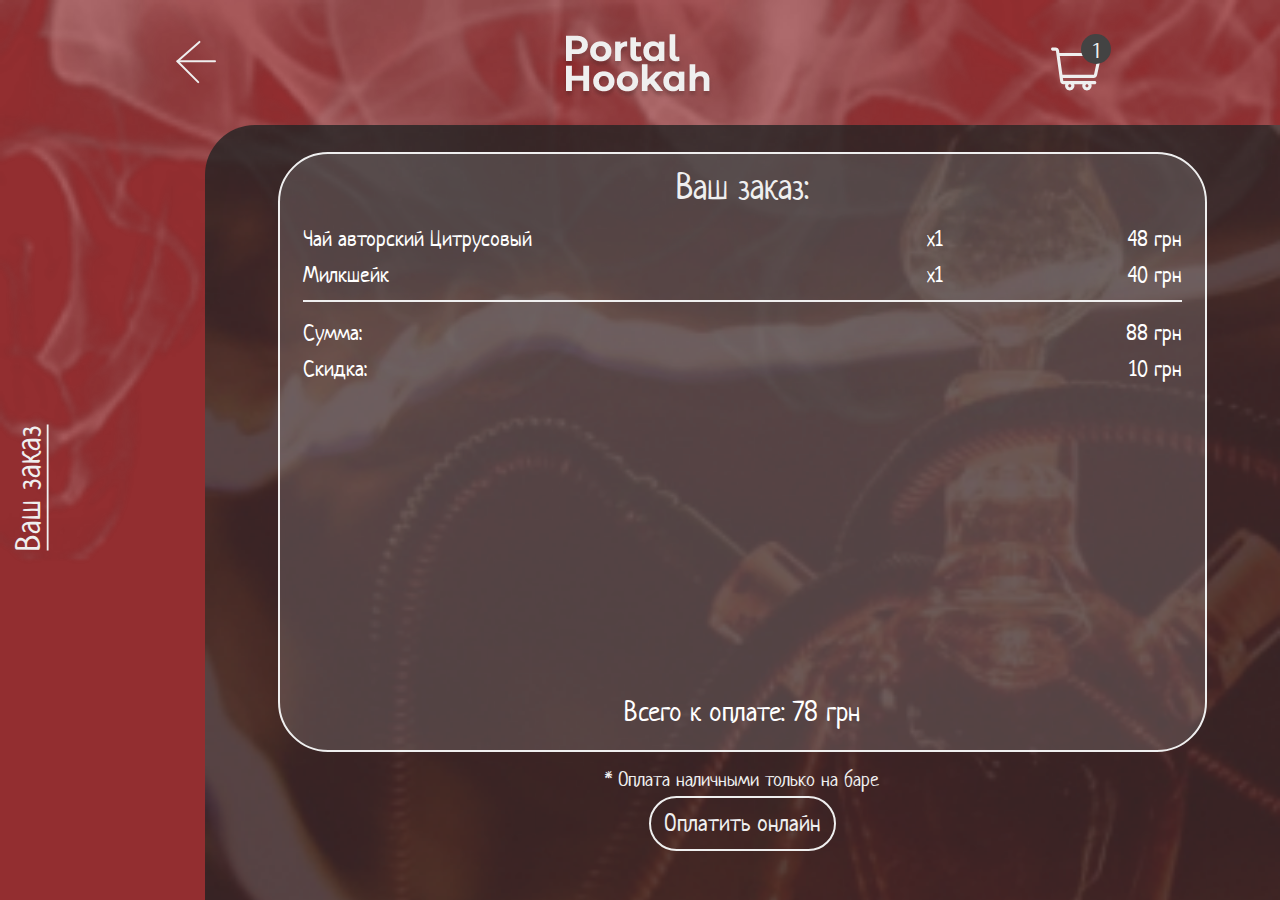
<file: cart.html>
<!DOCTYPE html>
<html lang="ru">
<head>
    <meta charset="UTF-8">
    <meta name="viewport" content="width=device-width, initial-scale=1.0">
    <title>Portal Hookah</title>
    <link rel="stylesheet" href="./style.css">
</head>
<body>
    <header class="main-header">
        <div class="main-header__manage">
            <a href="./index.html" class="main__link-back"></a>
            <a href="./index.html"><img src="./images/logo.png" alt="логотип" class="logo"></a>
            <a href="./cart.html" class="cart"><div class="cart__count">1</div></a>
        </div>
        <nav class="main-nav">
            <a href="#" class="main-nav__link main-nav__link--active">Ваш заказ</a>
        </nav>
        <main class="main-content">
            <div class="cart-list">
                <h3 class="cart__name">Ваш заказ:</h3>
                <div class="cart__item">
                    <div class="cart__title">Чай авторский Цитрусовый</div>
                    <div class="cart__value">x1</div>
                    <div class="cart__price">48 грн</div>
                </div>
                <div class="cart__item">
                    <div class="cart__title">Милкшейк</div>
                    <div class="cart__value">x1</div>
                    <div class="cart__price">40 грн</div>
                </div>
                <div class="cart__item">
                    <div class="cart__title">Сумма:</div>
                    <div class="cart__price">88 грн</div>
                </div>
                <div class="cart__item">
                    <div class="cart__title">Скидка:</div>
                    <div class="cart__price">10 грн</div>
                </div>
                <div class="cart__result">Всего к оплате: <span>78</span> грн</div>
            </div>
            <p class="cart__warn">* Оплата наличными только на баре</p>
            <button class="cart__submit"> Оплатить онлайн</button>
        </main>
    </header>
</body>
</html>
</file>
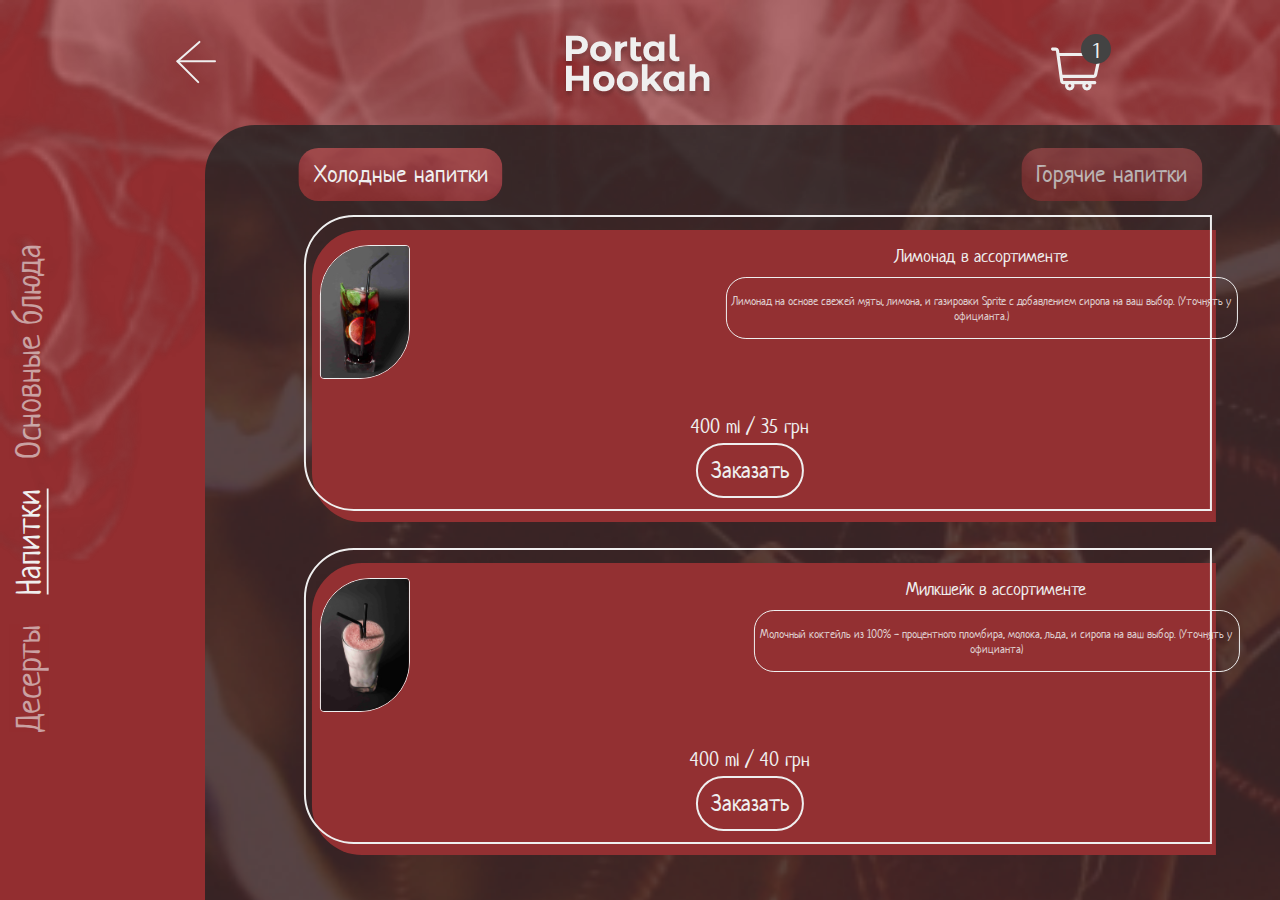
<file: cold-drinks.html>
<!DOCTYPE html>
<html lang="ru">
<head>
    <meta charset="UTF-8">
    <meta name="viewport" content="width=device-width, initial-scale=1.0">
    <title>Portal Hookah</title>
    <link rel="stylesheet" href="./style.css">
    <link rel="stylesheet" href="./modal-order.css">
</head>
<body>
    <header class="main-header">
        <div class="main-header__manage">
            <a href="./drinks.html" class="main__link-back"></a>
            <a href="./index.html"><img src="./images/logo.png" alt="логотип" class="logo"></a>
            <a href="./cart.html" class="cart"><div class="cart__count">1</div></a>
        </div>
        <nav class="main-nav">
            <a href="./dishes.html" class="main-nav__link">Основные блюда</a>
            <a href="#" class="main-nav__link main-nav__link--active">Напитки</a>
            <a href="./desserts.html" class="main-nav__link">Десерты</a>
        </nav>
        <main class="main-content">
            <div class="product-props">
                <a href="./cold-drinks.html" class="product-type product-type--current">Холодные напитки</a>
                <a href="./hot-drinks.html" class="product-type">Горячие напитки</a>
            </div>
            <div class="cards cards-cold-drinks">
                <div class="card">
                    <div class="card__info">
                        <img src="./images/cold-tea-1.png" alt="Лимонад в ассортименте" class="card__image">
                        <div class="card__info-cont">
                            <h2 class="card__title">Лимонад в ассортименте</h2>
                            <p class="card__description">Лимонад на основе свежей мяты, лимона, и газировки Sprite с добавлением сиропа на ваш выбор. (Уточнять у официанта.)</p>
                        </div>
                    </div>
                    <div class="card__price">400 ml / <span>35 грн</span></div>
                    <button class="card__submit" type="button">Заказать</button>
                </div>
                <div class="card">
                    <div class="card__info">
                        <img src="./images/cold-tea-2.png" alt="Милкшейк в ассортименте" class="card__image">
                        <div class="card__info-cont">
                            <h2 class="card__title">Милкшейк в ассортименте</h2>
                            <p class="card__description">Молочный коктейль из 100% - процентного пломбира, молока, льда, и сиропа на ваш выбор. (Уточнять у официанта)</p>
                        </div>
                    </div>
                    <div class="card__price">400 ml / <span>40 грн</span></div>
                    <button class="card__submit" type="button">Заказать</button>
                </div>
            </div>
        </main>
    </header>
    <div class="modal-cont">
        <div class="modal order">
            <p class="order__name">Ваш заказ:</p>
            <h3 class="order__title">Чай авторский “Цитрусовый”</h3>
            <img class="order__image" src="./images/hot-tea-2.png" alt="картинка товара">
            <div class="count">
                <div class="count__decrement"></div>
                <div class="count__current" id="items">1</div>
                <div class="count__increment"></div>
            </div>
            <div class="order__addons">
                <div class="order__comment-add">
                    <div class="order__comment" type="text" name="" id="">Добавить комментарий</div>
                </div>
                <textarea name="" id="comment" cols="30" rows="1" class="order__comment order__comment-area" placeholder="Добавить комментарий"></textarea>
                <div class="ice">
                    <div class="ice__name">Добавить льда</div>
                    <div class="count count--dark">
                        <div class="count__decrement"></div>
                        <div class="count__current">1</div>
                        <div class="count__increment"></div>
                    </div>
                </div>
                <div class="order__price">Цена: 48 грн</div>
                <button class="card__submit--order" type="submit">Подтвердить</button>
            </div>
        </div>
    </div>
    <div class="modal-cont modal-cont--response">
        <div class="modal modal--response modal--message">
            <button class="modal__close"></button>
            <div class="modal__text">Ваш заказ был успешно оформлен!</div>
        </div>
    </div>
<script src="./product.js" defer></script>
</body>
</html>
</file>
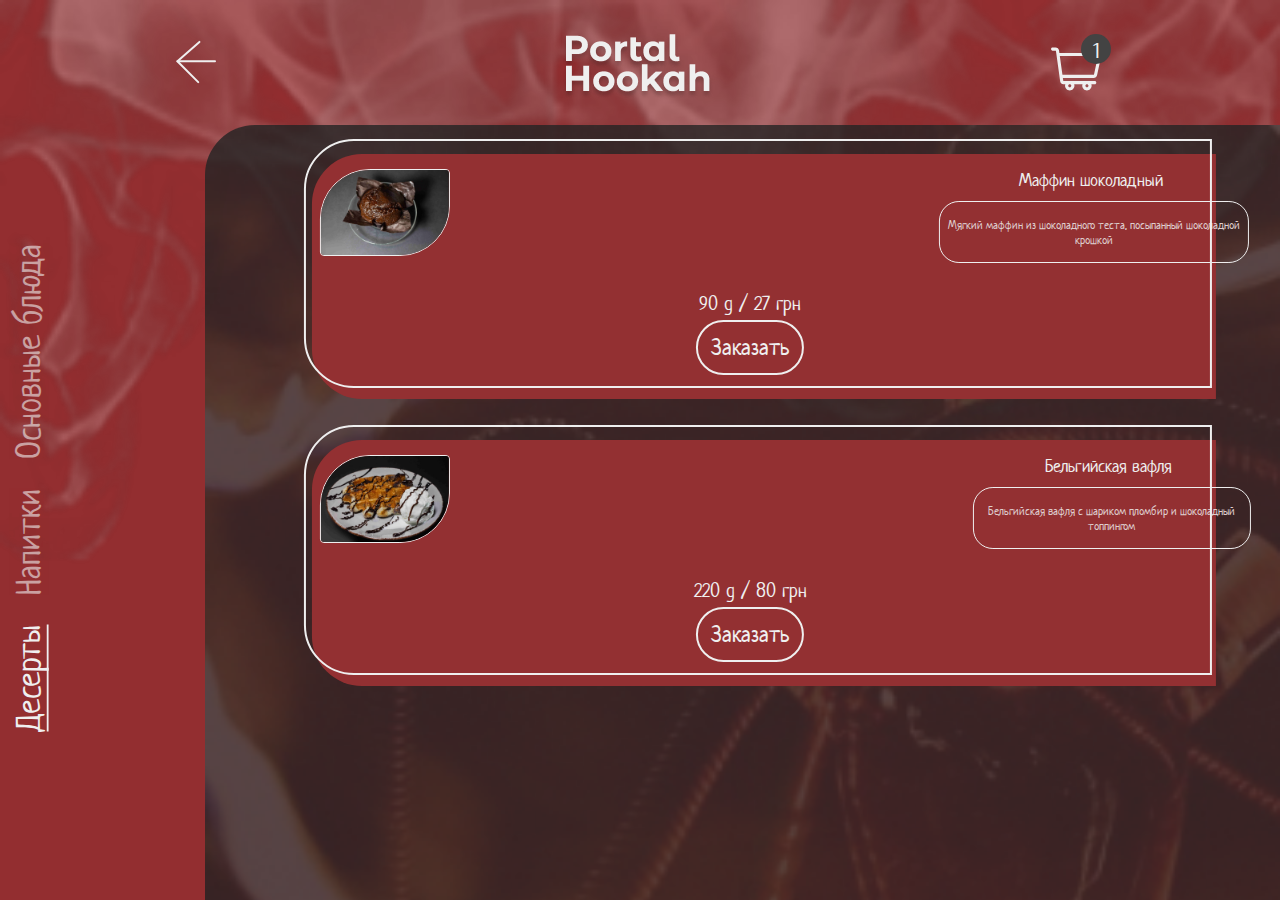
<file: desserts.html>
<!DOCTYPE html>
<html lang="ru">
<head>
    <meta charset="UTF-8">
    <meta name="viewport" content="width=device-width, initial-scale=1.0">
    <title>Portal Hookah</title>
    <link rel="stylesheet" href="./style.css">
    <link rel="stylesheet" href="./modal-order.css">
</head>
<body>
    <header class="main-header">
        <div class="main-header__manage">
            <a href="./menu.html" class="main__link-back"></a>
            <a href="./index.html"><img src="./images/logo.png" alt="логотип" class="logo"></a>
            <a href="./cart.html" class="cart"><div class="cart__count">1</div></a>
        </div>
        <nav class="main-nav">
            <a href="./dishes.html" class="main-nav__link">Основные блюда</a>
            <a href="./cold-drinks.html" class="main-nav__link">Напитки</a>
            <a href="#" class="main-nav__link main-nav__link--active">Десерты</a>
        </nav>
        <main class="main-content">
            <div class="cards">
                <div class="card">
                    <div class="card__info">
                        <img src="./images/dessert-1.png" alt="Маффин шоколадный" class="card__image">
                        <div class="card__info-cont">
                            <h2 class="card__title">Маффин шоколадный</h2>
                            <p class="card__description">Мягкий маффин из шоколадного теста, посыпанный шоколадной крошкой</p>
                        </div>
                    </div>
                    <div class="card__price">90 g / <span>27 грн</span></div>
                    <button class="card__submit" type="submit">Заказать</button>
                </div>
                <div class="card">
                    <div class="card__info">
                        <img src="./images/dessert-2.png" alt="Бельгийская вафля" class="card__image">
                        <div class="card__info-cont">
                            <h2 class="card__title">Бельгийская вафля</h2>
                            <p class="card__description">Бельгийская вафля с шариком пломбир и шоколадный топпингом</p>
                        </div>
                    </div>
                    <div class="card__price">220 g / <span>80 грн</span></div>
                    <button class="card__submit" type="submit">Заказать</button>
                </div>
            </div>
        </main>
    </header>
    <div class="modal-cont">
        <div class="modal order">
            <p class="order__name">Ваш заказ:</p>
            <h3 class="order__title">Чай авторский “Цитрусовый”</h3>
            <img class="order__image" src="./images/hot-tea-2.png" alt="картинка товара">
            <div class="count">
                <div class="count__decrement"></div>
                <div class="count__current" id="items">1</div>
                <div class="count__increment"></div>
            </div>
            <div class="order__addons order__addons--reverse">
                <button class="card__submit--order" type="submit">Подтвердить</button>
                <textarea name="" id="comment" cols="30" rows="1" class="order__comment order__comment-area" placeholder="Добавить комментарий"></textarea>
                <div class="order__comment-add">
                    <div class="order__comment" type="text" name="" id="">Добавить комментарий</div>
                </div>
                <div class="order__price">Цена: 48 грн</div>
            </div>
        </div>
    </div>
    <div class="modal-cont modal-cont--response">
        <div class="modal modal--response modal--message">
            <button class="modal__close"></button>
            <div class="modal__text">Ваш заказ был успешно оформлен!</div>
        </div>
    </div>
<script src="./product.js" defer></script>
</body>
</html>
</file>
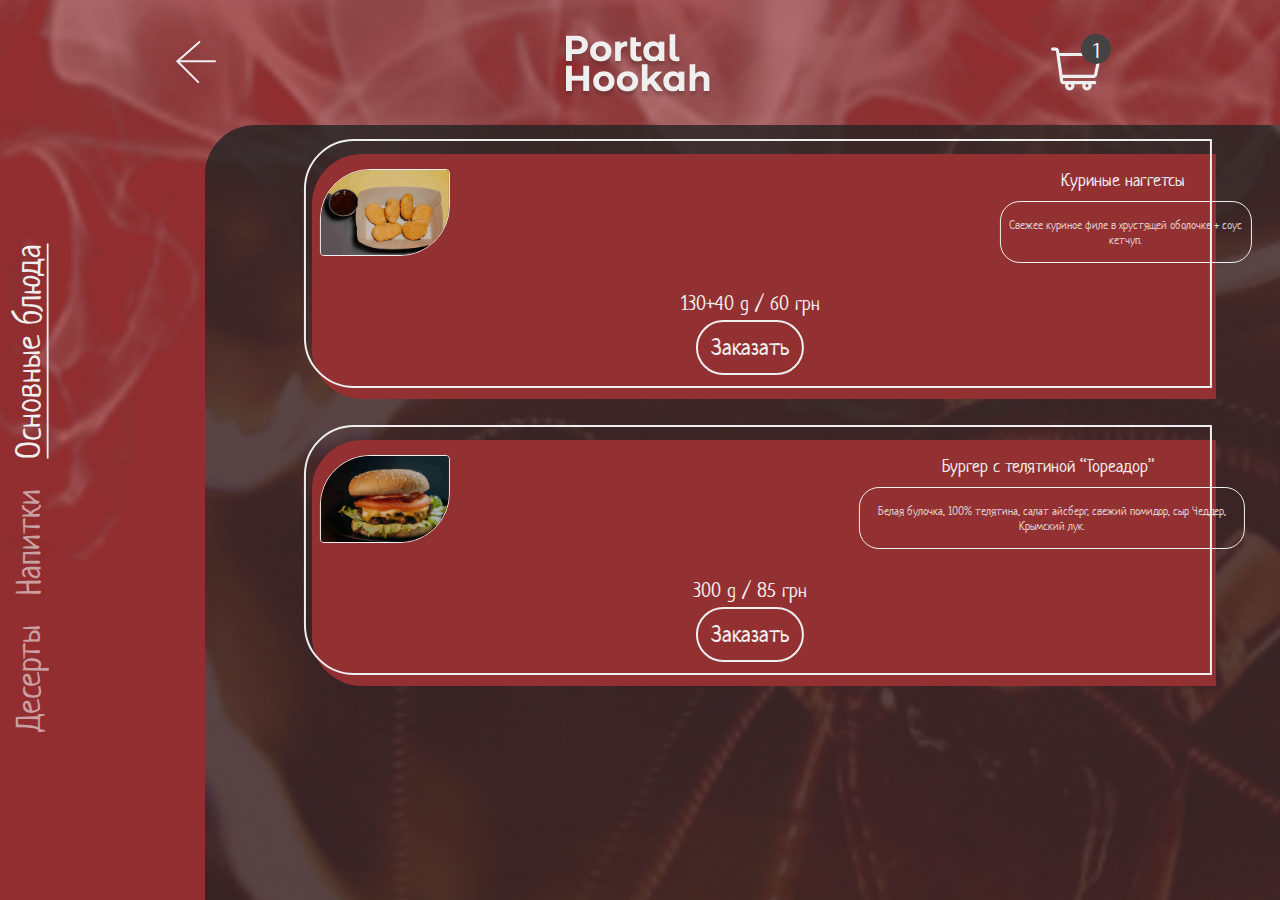
<file: dishes.html>
<!DOCTYPE html>
<html lang="ru">
<head>
    <meta charset="UTF-8">
    <meta name="viewport" content="width=device-width, initial-scale=1.0">
    <title>Portal Hookah</title>
    <link rel="stylesheet" href="./style.css">
    <link rel="stylesheet" href="./modal-order.css">
</head>
<body>
    <header class="main-header">
        <div class="main-header__manage">
            <a href="./menu.html" class="main__link-back"></a>
            <a href="./index.html"><img src="./images/logo.png" alt="логотип" class="logo"></a>
            <a href="./cart.html" class="cart"><div class="cart__count">1</div></a>
        </div>
        <nav class="main-nav">
            <a href="#" class="main-nav__link main-nav__link--active">Основные блюда</a>
            <a href="./cold-drinks.html" class="main-nav__link">Напитки</a>
            <a href="./desserts.html" class="main-nav__link">Десерты</a>
        </nav>
        <main class="main-content">
            <div class="cards">
                <div class="card">
                    <div class="card__info">
                        <img src="./images/dish-1.png" alt="Куриные наггетсы" class="card__image">
                        <div class="card__info-cont">
                            <h2 class="card__title">Куриные наггетсы</h2>
                            <p class="card__description">Свежее куриное филе в хрустящей оболочке + соус кетчуп.</p>
                        </div>
                    </div>
                    <div class="card__price">130+40 g / <span>60 грн</span></div>
                    <button class="card__submit" type="submit">Заказать</button>
                </div>
                <div class="card">
                    <div class="card__info">
                        <img src="./images/dish-2.png" alt="Бургер с телятиной “Тореадор”" class="card__image">
                        <div class="card__info-cont">
                            <h2 class="card__title">Бургер с телятиной “Тореадор”</h2>
                            <p class="card__description">Белая булочка, 100% телятина, салат айсберг, свежий помидор, сыр Чеддер, Крымский лук.</p>
                        </div>
                    </div>
                    <div class="card__price">300 g / <span>85 грн</span></div>
                    <button class="card__submit" type="submit">Заказать</button>
                </div>
            </div>
        </main>
    </header>
    <div class="modal-cont">
        <div class="modal order">
            <p class="order__name">Ваш заказ:</p>
            <h3 class="order__title">Чай авторский “Цитрусовый”</h3>
            <img class="order__image" src="./images/hot-tea-2.png" alt="картинка товара">
            <div class="count">
                <div class="count__decrement"></div>
                <div class="count__current" id="items">1</div>
                <div class="count__increment"></div>
            </div>
            <div class="order__addons order__addons--reverse">
                <button class="card__submit--order" type="submit">Подтвердить</button>
				<div class="order__sauce-cont">
					<div class="order__sauce-item">
						<div class="order__sauce-title">Кетчуп (+10 грн)</div>
						<div class="count count--dark">
							<div class="count__decrement"></div>
							<div class="count__current" id="items">0</div>
							<div class="count__increment"></div>
						</div>
					</div>
					<div class="order__sauce-item">
						<div class="order__sauce-title">Острый соус (+10 грн)</div>
						<div class="count count--dark">
							<div class="count__decrement"></div>
							<div class="count__current" id="items">0</div>
							<div class="count__increment"></div>
						</div>
					</div>
					<div class="order__sauce-item">
						<div class="order__sauce-title">Кисло-сладкий соус (+10 грн)</div>
						<div class="count count--dark">
							<div class="count__decrement"></div>
							<div class="count__current" id="items">0</div>
							<div class="count__increment"></div>
						</div>
					</div>
					<div class="order__sauce-item">
						<div class="order__sauce-title">Сырный соус (+10 грн)</div>
						<div class="count count--dark">
							<div class="count__decrement"></div>
							<div class="count__current" id="items">0</div>
							<div class="count__increment"></div>
						</div>
					</div>
					<div class="order__sauce-item">
						<div class="order__sauce-title">Барбекю (+10 грн)</div>
						<div class="count count--dark">
							<div class="count__decrement"></div>
							<div class="count__current" id="items">0</div>
							<div class="count__increment"></div>
						</div>
					</div>
				</div>
                <div class="order__sauce-add">
                    <div class="order__sauce" type="text" name="" id="">Выбрать соус (+10 грн)</div>
				</div>
                <textarea name="" id="comment" cols="30" rows="1" class="order__comment order__comment-area" placeholder="Добавить комментарий"></textarea>
                <div class="order__comment-add">
                    <div class="order__comment" type="text" name="" id="">Добавить комментарий</div>
                </div>
                <div class="order__price">Цена: 48 грн</div>
            </div>
        </div>
    </div>
    <div class="modal-cont modal-cont--response">
        <div class="modal modal--response modal--message">
            <button class="modal__close"></button>
            <div class="modal__text">Ваш заказ был успешно оформлен!</div>
        </div>
    </div>
<script src="./product.js" defer></script>
</body>
</html>
</file>
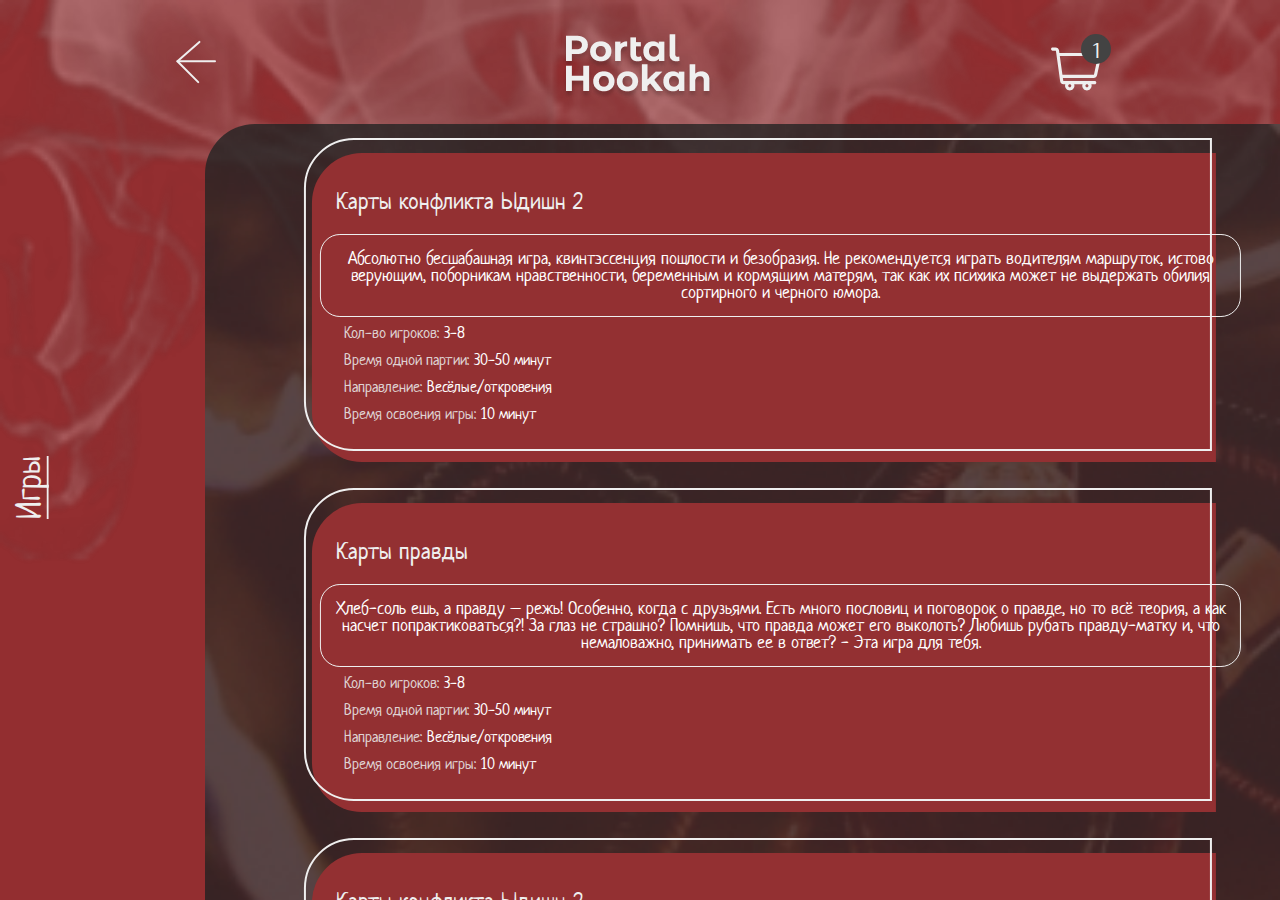
<file: games.html>
<!DOCTYPE html>
<html lang="ru">
<head>
    <meta charset="UTF-8">
    <meta name="viewport" content="width=device-width, initial-scale=1.0">
    <title>Portal Hookah</title>
    <link rel="stylesheet" href="style.css">
</head>
<body>
    <header class="main-header">
        <div class="main-header__manage">
            <a href="./index.html" class="main__link-back"></a>
            <a href="./index.html"><img src="./images/logo.png" alt="логотип" class="logo"></a>
            <a href="./cart.html" class="cart"><div class="cart__count">1</div></a>
        </div>
        <nav class="main-nav">
            <a href="#" class="main-nav__link main-nav__link--active">Игры</a>
        </nav>
        <main class="main-content">
            <div class="cards">
                <div class="game">
                    <h2 class="game__title">Карты конфликта Ыдишн 2</h2>
                    <p class="game__description">Абсолютно бесшабашная игра, квинтэссенция пошлости и безобразия. Не рекомендуется играть водителям маршруток, истово верующим, поборникам нравственности, беременным и кормящим матерям, так как их психика может не выдержать обилия сортирного и черного юмора.</p>
                    <div class="game__property">
                        <div class="game__property-title">Кол-во игроков:</div>
                        <div class="game__property-value">3-8</div>
                    </div>
                    <div class="game__property">
                        <div class="game__property-title">Время одной партии:</div>
                        <div class="game__property-value">30-50 минут</div>
                    </div>
                    <div class="game__property">
                        <div class="game__property-title">Направление:</div>
                        <div class="game__property-value">Весёлые/откровения</div>
                    </div>
                    <div class="game__property">
                        <div class="game__property-title">Время освоения игры:</div>
                        <div class="game__property-value">10 минут</div>
                    </div>
                </div>
                <div class="game">
                    <h2 class="game__title">Карты правды</h2>
                    <p class="game__description">Хлеб-соль ешь, а правду – режь! Особенно, когда с друзьями. Есть много пословиц и поговорок о правде, но то всё теория, а как насчет попрактиковаться?! За глаз не страшно? Помнишь, что правда может его выколоть? Любишь рубать правду-матку и, что немаловажно, принимать ее в ответ? - Эта игра для тебя.</p>
                    <div class="game__property">
                        <div class="game__property-title">Кол-во игроков:</div>
                        <div class="game__property-value">3-8</div>
                    </div>
                    <div class="game__property">
                        <div class="game__property-title">Время одной партии:</div>
                        <div class="game__property-value">30-50 минут</div>
                    </div>
                    <div class="game__property">
                        <div class="game__property-title">Направление:</div>
                        <div class="game__property-value">Весёлые/откровения</div>
                    </div>
                    <div class="game__property">
                        <div class="game__property-title">Время освоения игры:</div>
                        <div class="game__property-value">10 минут</div>
                    </div>
                </div>
                <div class="game">
                    <h2 class="game__title">Карты конфликта Ыдишн 2</h2>
                    <p class="game__description">Абсолютно бесшабашная игра, квинтэссенция пошлости и безобразия. Не рекомендуется играть водителям маршруток, истово верующим, поборникам нравственности, беременным и кормящим матерям, так как их психика может не выдержать обилия сортирного и черного юмора.</p>
                    <div class="game__property">
                        <div class="game__property-title">Кол-во игроков:</div>
                        <div class="game__property-value">3-8</div>
                    </div>
                    <div class="game__property">
                        <div class="game__property-title">Время одной партии:</div>
                        <div class="game__property-value">30-50 минут</div>
                    </div>
                    <div class="game__property">
                        <div class="game__property-title">Направление:</div>
                        <div class="game__property-value">Весёлые/откровения</div>
                    </div>
                    <div class="game__property">
                        <div class="game__property-title">Время освоения игры:</div>
                        <div class="game__property-value">10 минут</div>
                    </div>
                </div>
            </div>
        </main>
    </header>
</body>
</html>
</file>
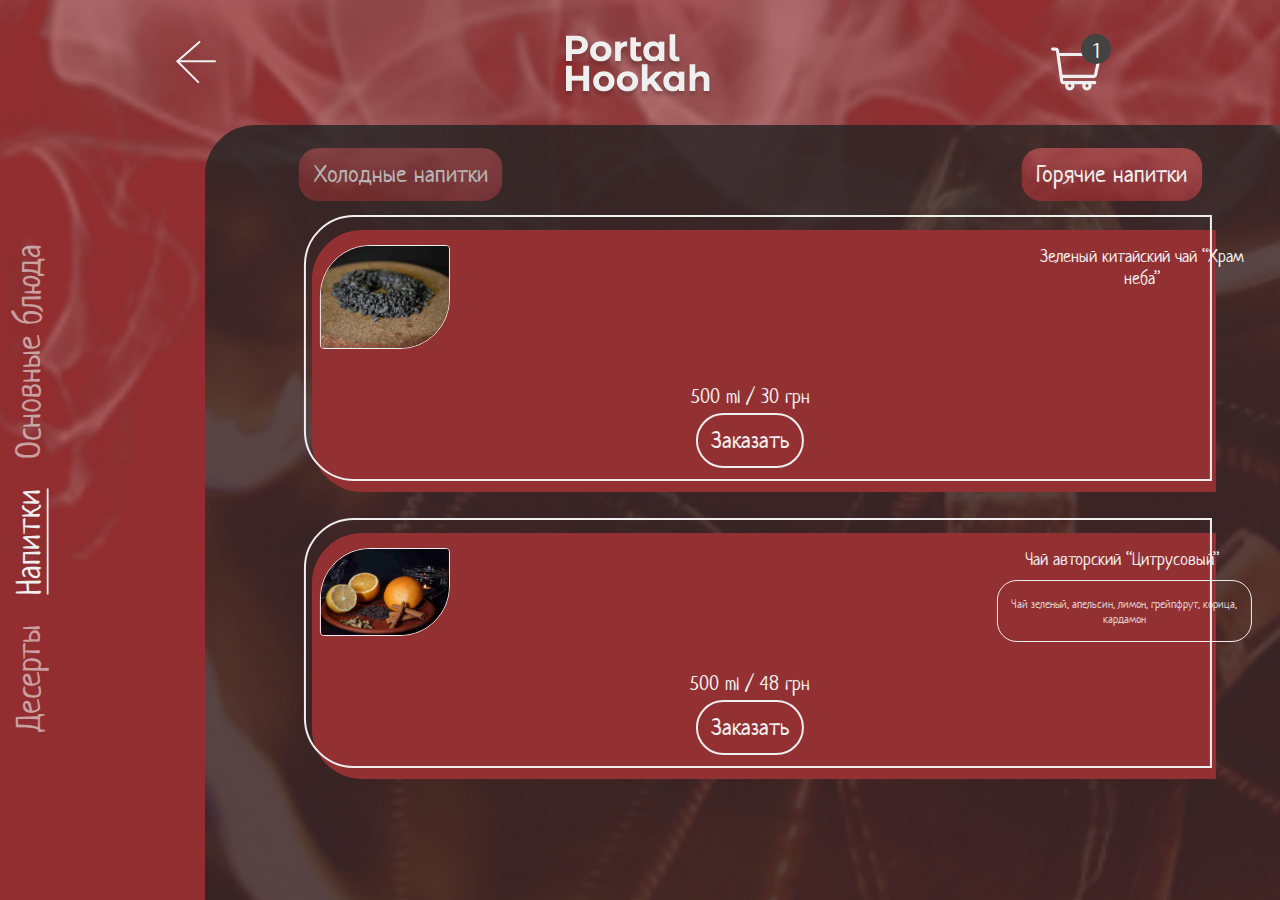
<file: hot-drinks.html>
<!DOCTYPE html>
<html lang="ru">
<head>
    <meta charset="UTF-8">
    <meta name="viewport" content="width=device-width, initial-scale=1.0">
    <title>Portal Hookah</title>
    <link rel="stylesheet" href="./style.css">
    <link rel="stylesheet" href="./modal-order.css">
</head>
<body>
    <header class="main-header">
        <div class="main-header__manage">
            <a href="./drinks.html" class="main__link-back"></a>
            <a href="./index.html"><img src="./images/logo.png" alt="логотип" class="logo"></a>
            <a href="./cart.html" class="cart"><div class="cart__count">1</div></a>
        </div>
        <nav class="main-nav">
            <a href="./dishes.html" class="main-nav__link">Основные блюда</a>
            <a href="#" class="main-nav__link main-nav__link--active">Напитки</a>
            <a href="./desserts.html" class="main-nav__link">Десерты</a>
        </nav>
        <main class="main-content">
            <div class="product-props">
                <a href="./cold-drinks.html" class="product-type">Холодные напитки</a>
                <a href="./hot-drinks.html" class="product-type product-type--current">Горячие напитки</a>
            </div>
            <div class="cards">
                <div class="card">
                    <div class="card__info">
                        <img src="./images/hot-tea-1.png" alt="Зеленый китайский чай 'Храм неба'" class="card__image">
                        <div class="card__info-cont">
                            <h2 class="card__title">Зеленый китайский чай “Храм неба”</h2>
                        </div>
                    </div>
                    <div class="card__price">500 ml / <span>30 грн</span></div>
                    <button class="card__submit" type="submit">Заказать</button>
                </div>
                <div class="card">
                    <div class="card__info">
                        <img src="./images/hot-tea-2.png" alt="Чай авторский 'Цитрусовый'" class="card__image">
                        <div class="card__info-cont">
                            <h2 class="card__title">Чай авторский “Цитрусовый”</h2>
                            <p class="card__description">Чай зеленый, апельсин, лимон, грейпфрут, корица, кардамон</p>
                        </div>
                    </div>
                    <div class="card__price">500 ml / <span>48 грн</span></div>
                    <button class="card__submit" type="submit">Заказать</button>
                </div>
            </div>
        </main>
    </header>
    <div class="modal-cont">
        <div class="modal order">
            <p class="order__name">Ваш заказ:</p>
            <h3 class="order__title">Чай авторский “Цитрусовый”</h3>
            <img class="order__image" src="./images/hot-tea-2.png" alt="картинка товара">
            <div class="count">
                <div class="count__decrement"></div>
                <div class="count__current" id="items">1</div>
                <div class="count__increment"></div>
            </div>
            <div class="order__addons order__addons--reverse">
                <button class="card__submit--order" type="submit">Подтвердить</button>
                <textarea name="" id="comment" cols="30" rows="1" class="order__comment order__comment-area" placeholder="Добавить комментарий"></textarea>
                <div class="order__comment-add">
                    <div class="order__comment" type="text" name="" id="">Добавить комментарий</div>
                </div>
                <div class="order__price">Цена: 48 грн</div>
            </div>
        </div>
    </div>
    <div class="modal-cont modal-cont--response">
        <div class="modal modal--response modal--message">
            <button class="modal__close"></button>
            <div class="modal__text">Ваш заказ был успешно оформлен!</div>
        </div>
    </div>
<script src="./product.js" defer></script>
</body>
</html>
</file>
<file: style.css>
@import url('https://fonts.googleapis.com/css2?family=Neucha&display=swap');
@import url('https://fonts.googleapis.com/css2?family=Arsenal:wght@700&display=swap');
*{
    margin: 0;
    padding: 0;
    font-family: 'Neucha', cursive;
}
.main-header{
    position: fixed;
    display: flex;
    flex-direction: column;
    height: 100%;
    width: 100%;
    background: url(./images/smoke.png) no-repeat,
    #932E30;
    background-size: 100%;
}

.main-header__manage{
    box-sizing: border-box;
    min-height: 124px;
    padding-top: 34px;
    padding-bottom: 19px;
    display: flex;
    justify-content: space-around;
}
.main-page{
    width: 55px;
    height: 55px;
    background: url('./images/hookah.svg') no-repeat center;
}
.main__link-back{
    width: 55px;
    height: 55px;
    background: url('./images/back-arrow.svg') no-repeat center;
}

.main-nav{
    position: absolute;
    left: 0;
    top: 55%;
    z-index: 5;
    transform-origin: 0 0;
    transform: rotate(-90deg) translate(-50%, 25%);
    max-width: 80vh;
    display: flex;
    flex-direction: row-reverse;
    overflow-x: scroll;
    overflow-y: visible;
}
.main-nav__link{
    white-space: nowrap;
    position: relative;
    font-size: 34px;
    line-height: 37px;
    text-align: center;
    margin: 0 15px;
    color: #EFEFEF;
    text-decoration: none;
    opacity: 0.6;
}
.main-nav a.main-nav__link--active{
    opacity: 1;
}
.main-nav a.main-nav__link--active::after,
.main-nav a:hover::after{
    content: "";
    display: block;
    height: 2px;
    background-color: #EFEFEF;
}
.main-nav a:last-child{
    padding-left: 15px;
}

.cart{
    position: relative;
    display: block;
    border: none;
    width: 60px;/*60*60*/
    height: 60px;
    background: url('./images/cart.svg') no-repeat center;
    background-size: 50px 50px;
    background-position: 0 100%;
}
.cart__count{
    font-family: 'Arsenal', sans-serif;
    position: absolute;
    top: 0;
    right: 0;
    color: #EFEFEF;
    font-size: 24px;
    line-height: 30px;
    vertical-align: middle;
    text-align: center;
    background-color: #434343;
    box-sizing: border-box;
    width: 30px;
    height: 30px;
    padding: 0 3px;
    border-radius: 50%;
}

.main-content{
    position: relative;
    color: #EFEFEF;
    right: 0;
    width: 84%;
    padding-bottom: 30px;
    align-self: flex-end;
    flex-grow: 1;
    background: url('./images/background.png') 100%;
    background-size: cover;
    background-repeat: no-repeat;
    border-radius: 50px 0px 0px 0px;
    overflow-y: scroll;
    overflow-x: hidden;
}
.main-content--menu{
    display: flex;
    justify-content: center;
    align-items: center;
}
.main-content--menu-start{
    display: flex;
    justify-content: center;
    align-items: flex-start;
}
.menu{
    position: relative;
    margin-top: 10px;
    width: 80%;
    display: flex;
    flex-direction: column;
    justify-content: flex-start;
}

.menu__link:nth-child(2){
    background: url('./images/menu-button-2.png') no-repeat center 100%, 
                 #932E30;
    background-size: cover;
}
.menu__link:nth-child(3){
    background: url('./images/menu-button-3.png') no-repeat center 100%, 
                 #932E30;
    background-size: cover;
}
.menu__link:nth-child(4){
    background: url('./images/menu-button-4.png') no-repeat center 100%, 
                 #932E30;
    background-size: cover;
}
.menu__link:nth-child(5){
    background: url('./images/menu-button-5.png') no-repeat center 100%, 
                 #932E30;
    background-size: cover;
}
.menu__link{
    position: relative;
    display: block;
    border-radius: 20px;
    margin: 15px 0;
    padding: 22px 0;

    background: url('./images/menu-button-1.png') no-repeat center 100%, 
                 #932E30;
    background-size: cover;
    color: #EFEFEF;

    font-size: 30px;
    text-decoration: none;
    text-align: center;
    white-space: nowrap;
    cursor: pointer;
}
.menu__link[data-new="true"]::before{
    content: "";
    position: absolute;
    top: -1px;
    right: -3px;
    display: block;
    width: 50px;
    height: 20px;
    background: url('./images/new.png') no-repeat;
    background-size: cover;
}

.modal-cont{
    position: absolute;
    display: none; /*display: flex;*/
    flex-direction: column;
    justify-content: center;
    align-items: center;
    width: 100vw;
    height: 100%;
    background: rgba(32, 16, 16, 0.4);
}
.modal{
    position: relative;
    font-size: 36px;
    line-height: 31px;
    text-align: center;
    color: #EFEFEF;

    background: url('./images/smoke-modal.png') no-repeat,
                #434343;
    background-size: cover;
    box-shadow: 0px 0px 10px #434343;
    border-radius: 20px;
    width: 320px;
    min-height: 224px;
}
.modal--message{
    display: flex;
    align-items: center;
    justify-content: center;
}
.modal__text{
    position: relative;
    width: 176px;
}
.modal__close{
    position: absolute;
    width: 23px;
    height: 23px;
    top: 11px;
    right: 20px;
    background: url('./images/close.svg') no-repeat;
    background-size: cover;
    border: none;
}


/* games */

.cards{
    position: relative;
    left: 50%;
    transform: translateX(-50%);
    margin-top: 10px;
    width: 80%;
    display: flex;
    flex-direction: column;
    justify-content: flex-start;
}

.game, .card{
    font-weight: normal;
    position: relative;
    margin-top: 41px;
    width: 100%;
    padding: 15px 8px 20px 8px;
    padding-right: 35px;
    background: #933032;
    border-radius: 50px 0px 0px 50px;
}
.game::before, 
.card::before{
    content: "";
    position: absolute;
    width: 100%;
    height: 100%;
    top: -15px;
    left: -8px;
    border-radius: 50px 0px 0px 50px;
    border: 2px solid #EFEFEF;
}
.game:first-child,
.card:first-child{
    margin-top: 19px;
}
.game__title{
    font-weight: normal;
    width: 107%;
    margin-left: 16px;
    margin-top: 20px;
    font-size: 24px;
    line-height: 26px;
    color: #EFEFEF;
}

.game__description{
    margin-top: 20px;
    width: 107%;
    padding: 15px 3px;
    border: 1px solid #EFEFEF;
    box-sizing: border-box;
    border-radius: 20px;

    font-size: 18px;
    line-height: 17px;
    text-align: center;
    color: #FFFFFF;
}

.game__property{
    margin-top: 5px;
    margin-left: 24px;
    display: flex;
    justify-content: flex-start;
    
    font-size: 16px;
    color: #DFD3D3;
}
.game__property:last-child{
    margin-bottom: 17px;
}
.game__property-value{
    margin-left: 5px;
    color: #FFFFFF;
}

/* drinks */

.product-props{
    margin-left: 8px;
    position: relative;
    left: 50%;
    transform: translateX(-50%);
    margin-top: 23px;
    display: flex;
    width: 84%;
    justify-content: space-between;
}

.product-type{
    display: block;
    font-size: 24px;
    text-align: center;
    padding: 11px 15px;
    color: #EFEFEF;
    background: url('./images/menu-button-1.png'), #932E30;
    background-size: cover;
    border-radius: 20px;
    text-decoration: none;
    opacity: 0.7;
}
.product-type--current{
    opacity: 1;
}
.product-type:not(:first-child){
    margin-left: 16px;
}

.card__info{
    width: 110%;
    display: flex;
    align-items: flex-start;
    justify-content: space-between;
}
.card__image{
    border: 1.5px solid #EFEFEF;
    width: 130px;
    margin-bottom: 30px;
    box-sizing: border-box;
    border-radius: 50px 4px;
}
.cards-cold-drinks .card__image{
    width: 90px;
}
.card__title{
    width: 98%;
    font-weight: normal;
    font-size: 18px;
    line-height: 22px;
    text-align: center;
    color: #EFEFEF;
}
.cards-cold-drinks .card__title{
    width: 80%;
    margin: 0 auto;
}
.card__description{
    width: 90%;
    margin: 10px auto;
    padding: 15px 5px;
    font-weight: normal;
    font-size: 12px;
    line-height: 15px;
    text-align: center;
    color: #DFCECE;
    
    border: 1px solid #EFEFEF;
    box-sizing: border-box;
    border-radius: 20px;
}
.card__price{
    margin-top: 5px;
    font-size: 20px;
    line-height: 25px;
    text-align: center;
    color: #EFEFEF;
}
.card__submit,
.cart__submit{
    position: relative;
    display: block;
    padding: 13px;
    margin: 4px auto;
    font-size: 24px;
    line-height: 25px;
    text-align: center;
    color: #EFEFEF;
    background-color: transparent;
    border: 2px solid #EFEFEF;
    box-sizing: border-box;
    border-radius: 50px;
    transition: color .3s, background-color .3s;
}
.card__submit:hover{
    color: #932E30;
    background-color: #fff;
}

.cart-list{
    display: flex;
    flex-direction: column;
    width: 86%;
    height: 80%;
    min-height: 450px;
    margin: 27px auto 0;
    background: rgba(196, 196, 196, 0.2);
    border: 2px solid #EFEFEF;
    border-radius: 50px;
    overflow-y: scroll;
}
.cart__warn{
    margin-top: 15px;

    font-weight: normal;
    font-size: 20px;
    line-height: 25px;

    text-align: center;
    color: #EFEFEF;
}

.cart__name{
    margin: 22px 0;
    font-weight: normal;
    font-size: 36px;
    line-height: 22px;
    text-align: center;
    
    color: #EFEFEF;
}
.cart__title{
    flex-basis: 50%;
    max-width: 50%;
    word-wrap: break-word;
}
.cart__item{
    width: 95%;
    margin: 8px auto;
    font-weight: normal;
    font-size: 22px;
    line-height: 20px;
    color: #FFFFFF;

    display: flex;
    justify-content: space-between;
    flex-wrap: nowrap;
}
.cart__item:nth-last-child(3){
    padding-top: 20px;
    border-top: 2px solid #EFEFEF;
}
.cart__item:nth-last-child(2){
    margin-bottom: 80px;
}

.cart__result{
    font-weight: normal;
    font-size: 28px;
    line-height: 20px;
    color: #FFFFFF;

    margin: auto auto 28px;
    width: 95%;
    text-align: center;
}
</file>
<file: modal-order.css>
.modal-cont{
    /* display: flex; */
}
.modal-cont--response{
    display: none;
}
.modal{
    background: url('./images/modal-order-smoke.png') no-repeat,
                #434343;
    background-size: cover;
    max-height: 90%;
    overflow-y: auto;
}
.modal-cont--response .modal{
    background: url('./images/modal-order-smoke.png') no-repeat,
                #6D9E5B;
}
.modal-cont--response .modal--error{
    background: url('./images/modal-order-smoke.png') no-repeat,
                #BC5959;
}
.modal--response .modal__text{
    width: 95%;
    margin: 0 auto;
    font-weight: normal;
    font-size: 36px;
    line-height: 31px;
    text-align: center;
    color: #EFEFEF;    
}

.order__name{
    margin-top: 16px;
    font-size: 36px;
    text-align: center;
    color: #EFEFEF;
}
.order__title{
    margin-top: 18px;
    font-weight: normal;
    font-size: 24px;
    line-height: 22px;
    
    text-align: center;
    color: #EFEFEF;
}

.order__image{
    height: 144px;
    max-width: 90%;
    object-fit: cover;
    margin-top: 10px;
    border: 1.5px solid #EFEFEF;
    box-sizing: border-box;
    border-radius: 20px;
}
.count{
    margin-top: 5px;
    display: flex;
    align-items: center;
    justify-content: center;
}
.count__current{
    font-weight: bold;
    font-size: 36px;
    line-height: 45px;
    text-align: center;

    margin: 0 16px;
    color: #EFEFEF;
}
.count__decrement{
    width: 30px;
    height: 30px;
    background: url('./images/minus.svg') no-repeat center;
    background-size: cover;
}
.count__increment{
    width: 30px;
    height: 30px;
    background: url('./images/plus.svg') no-repeat center;
    background-size: cover;
}
.count--dark .count__current{
    font-size: 32px;
    color: #555555;
}
.count--dark .count__decrement{
    width: 23px;
    height: 23px;
    filter: invert(1);
}
.count--dark .count__increment{
    width: 23px;
    height: 23px;
    filter: invert(1);
}

.order__addons{
    margin: 0 auto;
    width: 87%;
    margin-top: 10px;
    display: flex;
    flex-direction: column;
    align-items: center;
}
.order__addons--reverse{
    flex-direction: column-reverse;
}
.order__price{
    font-weight: normal;
    margin: 5px 0;
    font-size: 26px;
    line-height: 22px;
    text-align: center;
    color: #EFEFEF;
}
.order__comment-add,
.order__sauce-add{
    position: relative;
    display: block;
    margin: 10px 0;
    width: 100%;
    box-sizing: border-box;
}
.order__comment-add::before,
.order__sauce-add::before{
    content: '+';
    font-size: 22px;
    font-weight: bold;
    display: block;
    width: 12px;
    height: 12px;
    position: absolute;
    top: 24px;
    right: 8px;
    color: #434343;
}
.order__sauce-add--opened::before{
    content: '-';
}
.order__comment,
.order__sauce,
.ice{
    /* font-size: 14px;
    line-height: 18px; */
    
    margin: 10px 0;
    font-size: 24px;
    color: #434343;
    text-align: left;

    padding: 13px;
    padding-top: 8px;
    padding-right: 20px;
    box-sizing: border-box;
    width: 100%;

    background: #EFEFEF;
    border: 2px solid #EFEFEF;
    border-radius: 10px;
    color: #434343;
}
.order__comment-area{
    display: none;
    font-size: 14px;
    line-height: 18px;
    resize: vertical;
    height: 127px;
}
.order__sauce{
    margin-bottom: 0;
}
.ice{
    padding: 0;
    padding-left: 13px;
    padding-right: 5px;
    width: 100%;
    display: flex;
    justify-content: space-between;
    align-items: center;
}


.order__sauce-cont{
    background-color: #EFEFEF;
    border: 2px solid #EFEFEF;
    box-sizing: border-box;
    border-radius: 10px;
    width: 100%;
    display: none;
}
.order__sauce-item{
    margin: 0 auto;

    font-weight: normal;
    font-size: 18px;
    line-height: 22px;
    color: #434343;

    width: 95%;
    display: flex;
    align-items: center;
    justify-content: space-between;
}
.order__sauce-item .count__current{
    font-weight: bold;
    font-size: 20px;
    line-height: 25px;
    text-align: center;

    color: #555555;
}
.order__sauce-title{
    text-align: left;
}

.order__sauce-cont .count{
    width: 50px;
}
.order__sauce-cont .count__current{
    margin: 0 5px;
}
.order__sauce-cont .count__decrement,
.order__sauce-cont .count__increment{
    width: 15px;
    height: 15px;
}

.card__submit--order{
    position: relative;
    display: block;
    font-size: 24px;
    line-height: 25px;
    text-align: center;
    color: #EFEFEF;
    background-color: transparent;
    border: 2px solid #EFEFEF;
    box-sizing: border-box;
    border-radius: 50px;
    transition: color .3s, background-color .3s;
    padding: 15px 28px;
    margin: 10px auto 15px;
}
.card__submit--order:hover{
    background-color: #fff;
    color: #434343;
}
</file>
